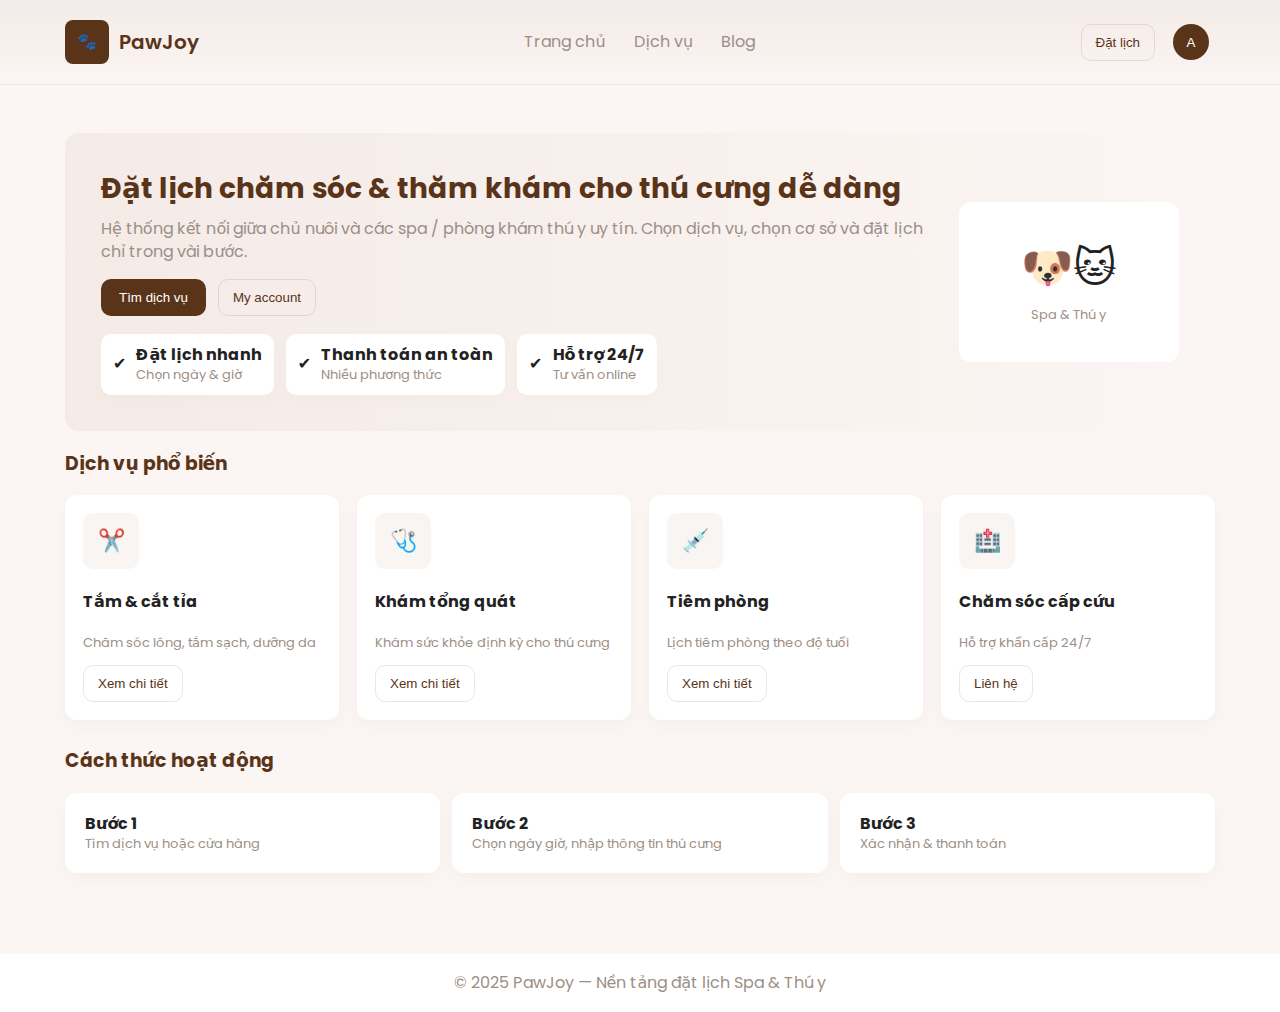
<file: LAB PTUD/index.html>
<!doctype html>
<html lang="vi">
<head>
  <meta charset="utf-8" />
  <meta name="viewport" content="width=device-width,initial-scale=1" />
  <title>PawJoy — Trang chủ</title>

  <!-- Google Font -->
  <link href="https://fonts.googleapis.com/css2?family=Poppins:wght@300;400;600;700&display=swap" rel="stylesheet">

  <!-- Global styles (dùng chung file style.css đã có) -->
  <link rel="stylesheet" href="styles/style.css">
  <style>
    /* Một số bổ sung nhỏ dành riêng cho trang chủ */
    .hero{
      background: linear-gradient(90deg, rgba(138,78,45,0.06), rgba(255,248,240,0.02));
      border-radius:14px;
      padding:36px;
      display:flex;
      gap:28px;
      align-items:center;
      margin:20px 0;
    }
    .hero-left{flex:1}
    .hero h2{margin:0 0 10px;color:var(--brown-700);font-size:28px}
    .hero p{color:var(--muted);margin:0 0 16px}
    .hero .cta{display:flex;gap:12px}
    .service-grid{display:grid;grid-template-columns:repeat(auto-fit,minmax(220px,1fr));gap:18px;margin-top:18px}
    .service-card{background:#fff;padding:18px;border-radius:12px;box-shadow:0 6px 18px rgba(14,14,14,0.03);text-align:left}
    .service-icon{width:56px;height:56px;border-radius:10px;background:rgba(138,78,45,0.06);display:flex;align-items:center;justify-content:center;font-size:22px;margin-bottom:10px}
    .small-muted{color:var(--muted);font-size:13px}
    .hero-illu{width:220px;height:160px;border-radius:12px;background:linear-gradient(180deg,#fff,#fff);display:flex;align-items:center;justify-content:center}
    .features{display:flex;gap:12px;margin-top:20px;flex-wrap:wrap}
    .feature{background:#fff;padding:10px 12px;border-radius:10px;display:flex;gap:10px;align-items:center;box-shadow:0 6px 18px rgba(14,14,14,0.02)}
    @media (max-width:900px){ .hero{flex-direction:column;align-items:flex-start} .hero-illu{width:100%;height:160px} }
  </style>
</head>
<body>
  <div class="page-wrapper">
    <!-- Header -->
    <header class="site-header">
      <div class="container header-inner">
        <div class="brand">
          <div class="logo-square">🐾</div>
          <div class="brand-text">PawJoy</div>
        </div>

        <nav class="topnav">
          <a href="index.html">Trang chủ</a>
          <a href="#">Dịch vụ</a>
          <a href="#">Blog</a>
        </nav>

        <div class="header-actions">
          <button class="btn-outline" id="btn-book-hero">Đặt lịch</button>
          <button class="icon-btn" title="My account" aria-label="My account" onclick="location.href='my-account.html'">
            <span class="user-circle">A</span>
          </button>
        </div>
      </div>
    </header>

    <!-- Main -->
    <main class="container main-content" style="padding-top:28px;padding-bottom:40px;">
      <div style="width:100%;">
        <div class="hero">
          <div class="hero-left">
            <h2>Đặt lịch chăm sóc & thăm khám cho thú cưng dễ dàng</h2>
            <p>Hệ thống kết nối giữa chủ nuôi và các spa / phòng khám thú y uy tín. Chọn dịch vụ, chọn cơ sở và đặt lịch chỉ trong vài bước.</p>
            <div class="cta">
              <button class="btn-primary" id="btnStart">Tìm dịch vụ</button>
              <button class="btn-outline" onclick="location.href='my-account.html'">My account</button>
            </div>

            <div class="features" style="margin-top:18px">
              <div class="feature"><span>✔</span><div><strong>Đặt lịch nhanh</strong><div class="small-muted">Chọn ngày & giờ</div></div></div>
              <div class="feature"><span>✔</span><div><strong>Thanh toán an toàn</strong><div class="small-muted">Nhiều phương thức</div></div></div>
              <div class="feature"><span>✔</span><div><strong>Hỗ trợ 24/7</strong><div class="small-muted">Tư vấn online</div></div></div>
            </div>
          </div>

          <div class="hero-illu">
            <!-- minh họa placeholder -->
            <div style="text-align:center">
              <div style="font-size:42px">🐶🐱</div>
              <div class="small-muted" style="margin-top:8px">Spa & Thú y</div>
            </div>
          </div>
        </div>

        <!-- Services -->
        <h3 style="color:var(--brown-700);margin-top:18px">Dịch vụ phổ biến</h3>
        <div class="service-grid">
          <div class="service-card">
            <div class="service-icon">✂️</div>
            <h4>Tắm & cắt tỉa</h4>
            <div class="small-muted">Chăm sóc lông, tắm sạch, dưỡng da</div>
            <div style="margin-top:12px"><button class="btn-outline" onclick="alert('Chọn dịch vụ (mock)')">Xem chi tiết</button></div>
          </div>

          <div class="service-card">
            <div class="service-icon">🩺</div>
            <h4>Khám tổng quát</h4>
            <div class="small-muted">Khám sức khỏe định kỳ cho thú cưng</div>
            <div style="margin-top:12px"><button class="btn-outline">Xem chi tiết</button></div>
          </div>

          <div class="service-card">
            <div class="service-icon">💉</div>
            <h4>Tiêm phòng</h4>
            <div class="small-muted">Lịch tiêm phòng theo độ tuổi</div>
            <div style="margin-top:12px"><button class="btn-outline">Xem chi tiết</button></div>
          </div>

          <div class="service-card">
            <div class="service-icon">🏥</div>
            <h4>Chăm sóc cấp cứu</h4>
            <div class="small-muted">Hỗ trợ khẩn cấp 24/7</div>
            <div style="margin-top:12px"><button class="btn-outline">Liên hệ</button></div>
          </div>
        </div>

        <!-- How it works -->
        <h3 style="color:var(--brown-700);margin-top:28px">Cách thức hoạt động</h3>
        <div style="display:flex;gap:12px;flex-wrap:wrap;margin-top:12px">
          <div class="card" style="flex:1;min-width:220px">
            <strong>Bước 1</strong>
            <div class="small-muted">Tìm dịch vụ hoặc cửa hàng</div>
          </div>
          <div class="card" style="flex:1;min-width:220px">
            <strong>Bước 2</strong>
            <div class="small-muted">Chọn ngày giờ, nhập thông tin thú cưng</div>
          </div>
          <div class="card" style="flex:1;min-width:220px">
            <strong>Bước 3</strong>
            <div class="small-muted">Xác nhận & thanh toán</div>
          </div>
        </div>

      </div>
    </main>

    <footer class="site-footer">
      <div class="container">© 2025 PawJoy — Nền tảng đặt lịch Spa & Thú y</div>
    </footer>
  </div>

  <script src="scripts/app.js"></script>
  <script>
    // một chút JS cho CTA
    document.getElementById('btnStart').addEventListener('click', () => {
      // Khi chưa có trang dịch vụ riêng, chuyển tạm sang my-account (hoặc trang tìm)
      location.href = 'my-account.html';
    });
    document.getElementById('btn-book-hero').addEventListener('click', () => {
      location.href = 'my-account.html';
    });
  </script>
</body>
</html>
</file>
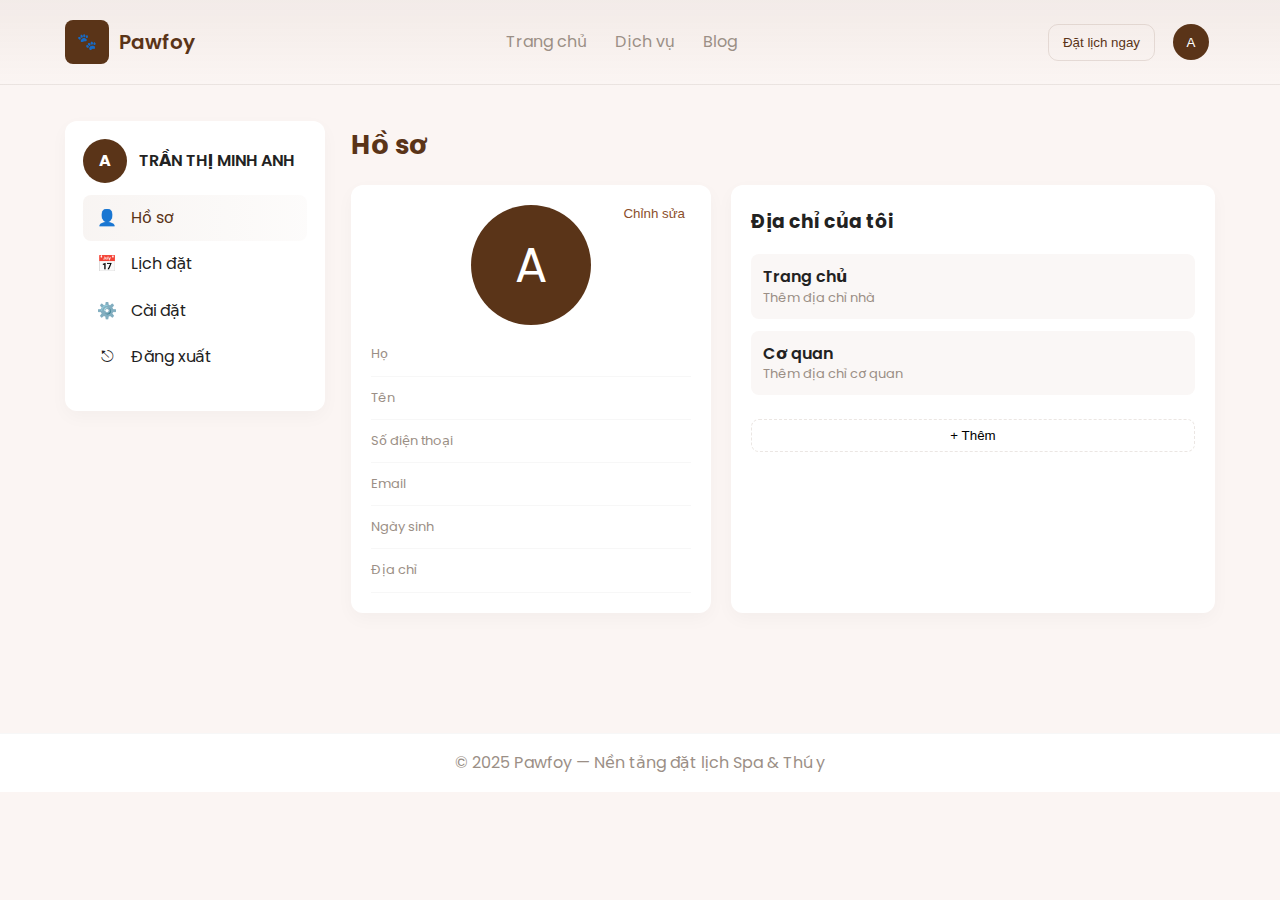
<file: LAB PTUD/my-account.html>
<!doctype html>
<html lang="vi">
<head>
  <meta charset="utf-8" />
  <meta name="viewport" content="width=device-width,initial-scale=1" />
  <title>My Account — Pawfoy</title>

  <!-- Google Font (mặc định) -->
  <link href="https://fonts.googleapis.com/css2?family=Poppins:wght@300;400;600;700&display=swap" rel="stylesheet">

  <!-- Styles -->
  <link rel="stylesheet" href="styles/style.css">
</head>
<body>
  <div class="page-wrapper">
    <!-- Header (giữ tối giản giống trang chủ, icon user dẫn tới my-account) -->
    <header class="site-header">
      <div class="container header-inner">
        <div class="brand">
          <div class="logo-square">🐾</div>
          <div class="brand-text">Pawfoy</div>
        </div>

        <nav class="topnav">
          <a href="#">Trang chủ</a>
          <a href="#">Dịch vụ</a>
          <a href="#">Blog</a>
        </nav>

        <div class="header-actions">
          <button class="btn-outline" id="btn-book">Đặt lịch ngay</button>
          <button class="icon-btn" title="My account" aria-label="My account" onclick="location.href='my-account.html'">
            <span class="user-circle">A</span>
          </button>
        </div>
      </div>
    </header>

    <main class="container main-content">
      <aside class="sidebar" aria-label="Menu tài khoản">
        <div class="account-title">
          <div class="avatar-small">A</div>
          <div class="account-name">TRẦN THỊ MINH ANH</div>
        </div>

        <ul class="menu">
          <li class="menu-item active" data-tab="profile"><span class="icon">👤</span> Hồ sơ</li>
          <li class="menu-item" data-tab="appointments"><span class="icon">📅</span> Lịch đặt</li>
          <li class="menu-item" data-tab="settings"><span class="icon">⚙️</span> Cài đặt</li>
          <li class="menu-item logout" data-tab="logout"><span class="icon">⎋</span> Đăng xuất</li>
        </ul>
      </aside>

      <section class="account-panel">
        <!-- Page heading -->
        <h1 class="page-title">Hồ sơ</h1>

        <!-- Profile tab -->
        <div class="tab-content" id="profile" role="region">
          <div class="profile-grid">

            <div class="card profile-card">
              <div class="avatar-large">A</div>
              <button class="edit-link" id="openEdit">Chỉnh sửa</button>

              <div class="info-row">
                <div class="label">Họ</div>
                <div class="value" id="lastName"><!-- placeholder --></div>
              </div>

              <div class="info-row">
                <div class="label">Tên</div>
                <div class="value" id="firstName"></div>
              </div>

              <div class="info-row">
                <div class="label">Số điện thoại</div>
                <div class="value" id="phone"></div>
              </div>

              <div class="info-row">
                <div class="label">Email</div>
                <div class="value" id="email"></div>
              </div>

              <div class="info-row">
                <div class="label">Ngày sinh</div>
                <div class="value" id="birthday"></div>
              </div>

              <div class="info-row">
                <div class="label">Địa chỉ</div>
                <div class="value" id="address"></div>
              </div>
            </div>

            <div class="card address-card">
              <h3>Địa chỉ của tôi</h3>
              <div class="address-list">
                <div class="address-item">
                  <div class="addr-title">Trang chủ</div>
                  <div class="addr-sub">Thêm địa chỉ nhà</div>
                </div>

                <div class="address-item">
                  <div class="addr-title">Cơ quan</div>
                  <div class="addr-sub">Thêm địa chỉ cơ quan</div>
                </div>

                <button class="btn-add">+ Thêm</button>
              </div>
            </div>

          </div>
        </div>

        <!-- Appointments tab -->
        <div class="tab-content" id="appointments" role="region" hidden>
          <h2>Lịch đặt của tôi</h2>

          <div id="appointmentsList" class="appointments-list">
            <!-- Since user not logged in → placeholder shows no bookings -->
            <div class="empty-state">
              <p class="big">Không có lịch đặt</p>
              <p>Bạn chưa đặt lịch nào. Hãy tìm dịch vụ và đặt lịch ngay!</p>
              <button class="btn-primary" id="goToHome">Tìm dịch vụ</button>
            </div>
          </div>
        </div>

        <!-- Settings tab -->
        <div class="tab-content" id="settings" role="region" hidden>
          <h2>Cài đặt</h2>

          <div class="settings-card card">
            <h3>Thay đổi mật khẩu</h3>
            <p>Nếu muốn thay đổi mật khẩu, bấm vào nút bên dưới.</p>
            <button class="btn-outline" id="changePassword">Thay đổi mật khẩu</button>
          </div>

          <div class="settings-card card">
            <h3>Thông báo của tôi</h3>
            <div class="setting-row">
              <div>
                <div class="setting-title">Email</div>
                <div class="setting-sub">Nhận email thông báo</div>
              </div>
              <div>
                <label class="switch">
                  <input type="checkbox" id="notifEmail">
                  <span class="slider"></span>
                </label>
              </div>
            </div>

            <div class="setting-row">
              <div>
                <div class="setting-title">Tin nhắn SMS</div>
                <div class="setting-sub">Nhận thông báo qua SMS</div>
              </div>
              <div>
                <label class="switch">
                  <input type="checkbox" id="notifSms">
                  <span class="slider"></span>
                </label>
              </div>
            </div>

            <div class="setting-row">
              <div>
                <div class="setting-title">WhatsApp</div>
                <div class="setting-sub">Nhận thông báo qua WhatsApp</div>
              </div>
              <div>
                <label class="switch">
                  <input type="checkbox" id="notifWa">
                  <span class="slider"></span>
                </label>
              </div>
            </div>
          </div>

          <div class="settings-card card danger">
            <h3>Xóa tài khoản</h3>
            <p>Hành động này sẽ xóa toàn bộ dữ liệu cá nhân. Vui lòng cân nhắc kỹ.</p>
            <button class="btn-danger" id="btnDelete">Xóa tài khoản</button>
          </div>
        </div>

      </section>
    </main>

    <!-- Footer -->
    <footer class="site-footer">
      <div class="container">© 2025 Pawfoy — Nền tảng đặt lịch Spa & Thú y</div>
    </footer>
  </div>

  <!-- Edit profile modal -->
  <div class="modal" id="editModal" aria-hidden="true">
    <div class="modal-backdrop" id="modalBackdrop"></div>
    <div class="modal-content" role="dialog" aria-modal="true" aria-labelledby="modalTitle">
      <h3 id="modalTitle">Chỉnh sửa hồ sơ</h3>
      <form id="editForm">
        <div class="form-row">
          <label for="inputLast">Họ</label>
          <input id="inputLast" name="lastName" placeholder="Nguyễn" />
        </div>
        <div class="form-row">
          <label for="inputFirst">Tên</label>
          <input id="inputFirst" name="firstName" placeholder="Văn A" />
        </div>

        <div class="form-row">
          <label for="inputPhone">Số điện thoại</label>
          <input id="inputPhone" name="phone" placeholder="+84 9xx xxx xxx" />
        </div>

        <div class="form-row">
          <label for="inputEmail">Email</label>
          <input id="inputEmail" name="email" placeholder="email@domain.com" />
        </div>

        <div class="form-row">
          <label for="inputBirthday">Ngày sinh</label>
          <input id="inputBirthday" name="birthday" placeholder="YYYY-MM-DD" />
        </div>

        <div class="form-row">
          <label for="inputAddress">Địa chỉ</label>
          <input id="inputAddress" name="address" placeholder="Số nhà, đường, quận..." />
        </div>

        <div class="modal-actions">
          <button type="button" class="btn-outline" id="cancelEdit">Hủy</button>
          <button type="submit" class="btn-primary">Lưu</button>
        </div>
      </form>
    </div>
  </div>

  <!-- Scripts -->
  <script src="scripts/app.js"></script>
</body>
</html>
</file>
<file: LAB PTUD/styles/style.css>
/* style.css — tông nâu/kem, font Poppins */
:root{
  --brown-700:#5a3418;
  --brown-500:#8b4e2b;
  --cream:#fff8f2;
  --muted:#9b8f86;
  --card:#fff;
  --bg:#fbf5f3;
  --danger:#d9534f;
  --radius:12px;
  --max-width:1150px;
}

*{box-sizing:border-box}
html,body{height:100%}
body{
  font-family: 'Poppins', system-ui, -apple-system, "Segoe UI", Roboto, "Helvetica Neue", Arial;
  background:var(--bg);
  color:#222;
  margin:0;
  -webkit-font-smoothing:antialiased;
  -moz-osx-font-smoothing:grayscale;
  line-height:1.4;
}

/* Container */
.container{
  width:90%;
  max-width:var(--max-width);
  margin:0 auto;
}

/* Header */
.site-header{
  background:linear-gradient(180deg, rgba(90,52,24,0.05), transparent);
  padding:18px 0;
  border-bottom:1px solid rgba(0,0,0,0.03);
}
.header-inner{
  display:flex;
  align-items:center;
  gap:24px;
  justify-content:space-between;
}
.brand{display:flex;align-items:center;gap:10px}
.logo-square{
  width:44px;height:44px;border-radius:8px;background:var(--brown-700);color:#fff;display:flex;align-items:center;justify-content:center;font-weight:700;
}
.brand-text{font-weight:600;color:var(--brown-700);font-size:20px}
.topnav a{margin:0 12px;color:var(--muted);text-decoration:none}
.header-actions{display:flex;align-items:center;gap:12px}
.btn-outline{
  background:transparent;border:1px solid rgba(90,52,24,0.12);padding:10px 14px;border-radius:10px;color:var(--brown-700);cursor:pointer;
}
.icon-btn{background:transparent;border:0;padding:6px;cursor:pointer}
.user-circle{display:inline-block;width:36px;height:36px;border-radius:50%;background:var(--brown-700);color:#fff;display:flex;align-items:center;justify-content:center}

/* Layout */
.main-content{
  display:flex;
  gap:26px;
  padding:36px 0 80px;
  align-items:flex-start;
}

/* Sidebar */
.sidebar{
  width:260px;
  background:#fff;
  border-radius:12px;
  padding:18px;
  box-shadow:0 6px 18px rgba(14,14,14,0.03);
}
.account-title{display:flex;align-items:center;gap:12px;margin-bottom:8px}
.avatar-small{width:44px;height:44px;border-radius:50%;background:var(--brown-700);color:#fff;display:flex;align-items:center;justify-content:center;font-weight:700}
.account-name{font-weight:600;color:#222}
.menu{list-style:none;padding:0;margin:12px 0}
.menu-item{padding:12px 10px;border-radius:8px;cursor:pointer;color:#222;display:flex;gap:10px;align-items:center}
.menu-item .icon{width:28px;text-align:center}
.menu-item.active, .menu-item:hover{background:linear-gradient(90deg, rgba(138,78,45,0.06), rgba(138,78,45,0.02));color:var(--brown-700)}

/* Panel */
.account-panel{flex:1}
.page-title{font-size:26px;color:var(--brown-700);margin:6px 0 22px}

/* Cards and profile grid */
.profile-grid{display:grid;grid-template-columns:360px 1fr;gap:20px}
.card{background:var(--card);border-radius:var(--radius);padding:20px;box-shadow:0 6px 18px rgba(14,14,14,0.03)}
.profile-card{text-align:left;position:relative}
.avatar-large{width:120px;height:120px;border-radius:50%;background:var(--brown-700);color:#fff;font-size:48px;display:flex;align-items:center;justify-content:center;margin:0 auto 8px}
.edit-link{position:absolute;top:20px;right:20px;background:transparent;border:0;color:var(--brown-500);cursor:pointer}
.info-row{display:flex;justify-content:space-between;padding:12px 0;border-bottom:1px solid rgba(0,0,0,0.03)}
.info-row .label{color:var(--muted);font-size:13px}
.info-row .value{font-weight:500}

/* Address card specifics */
.address-card h3{margin-top:4px}
.address-list{display:flex;flex-direction:column;gap:12px;margin-top:12px}
.address-item{background:#faf7f6;padding:12px;border-radius:8px}
.addr-title{font-weight:600}
.addr-sub{color:var(--muted);font-size:13px}
.btn-add{margin-top:12px;border-radius:8px;padding:8px 12px;border:1px dashed rgba(90,52,24,0.12);background:transparent}

/* Appointments / empty */
.appointments-list{padding:12px}
.empty-state{text-align:center;padding:36px;background:#fff;border-radius:12px}
.empty-state .big{font-weight:600;color:var(--brown-700);font-size:18px}
.btn-primary{background:var(--brown-700);color:#fff;padding:10px 18px;border-radius:10px;border:0;cursor:pointer}

/* Settings */
.settings-card{margin-top:18px;padding:18px}
.setting-row{display:flex;justify-content:space-between;align-items:center;padding:12px 0;border-bottom:1px solid rgba(0,0,0,0.04)}
.setting-title{font-weight:600}
.setting-sub{color:var(--muted);font-size:13px}

/* Switch */
.switch{position:relative;display:inline-block;width:46px;height:26px}
.switch input{opacity:0;width:0;height:0}
.slider{position:absolute;cursor:pointer;top:0;left:0;right:0;bottom:0;background:#ccc;border-radius:26px;transition:0.2s}
.slider:before{position:absolute;content:"";height:20px;width:20px;left:3px;top:3px;background:white;border-radius:50%;transition:.2s}
.switch input:checked + .slider{background:var(--brown-500)}
.switch input:checked + .slider:before{transform:translateX(20px)}

/* Danger */
.danger .btn-danger{background:#fff;border:1px solid #f2b8b8;color:var(--danger);padding:10px 14px;border-radius:10px;cursor:pointer}
.card.danger{border-left:4px solid rgba(217,83,79,0.12)}

/* Modal */
.modal{position:fixed;inset:0;display:none;align-items:center;justify-content:center;z-index:60}
.modal.show{display:flex}
.modal-backdrop{position:absolute;inset:0;background:rgba(0,0,0,0.35)}
.modal-content{position:relative;background:#fff;padding:20px;border-radius:12px;z-index:70;max-width:520px;width:94%;box-shadow:0 8px 40px rgba(0,0,0,0.15)}
.modal h3{margin-top:0}
.form-row{margin:10px 0}
.form-row label{display:block;margin-bottom:6px;color:var(--muted);font-size:13px}
.form-row input{width:100%;padding:10px;border-radius:8px;border:1px solid #e9e6e5}

/* modal actions */
.modal-actions{display:flex;justify-content:flex-end;gap:10px;margin-top:12px}

/* Footer */
.site-footer{background:#fff;padding:18px 0;border-top:1px solid rgba(0,0,0,0.03);color:var(--muted);text-align:center;margin-top:40px}

/* Responsive */
@media (max-width:980px){
  .main-content{flex-direction:column}
  .sidebar{width:100%;display:flex;justify-content:space-between;align-items:center}
  .profile-grid{grid-template-columns:1fr;gap:14px}
  .page-title{font-size:22px}
}
</file>
